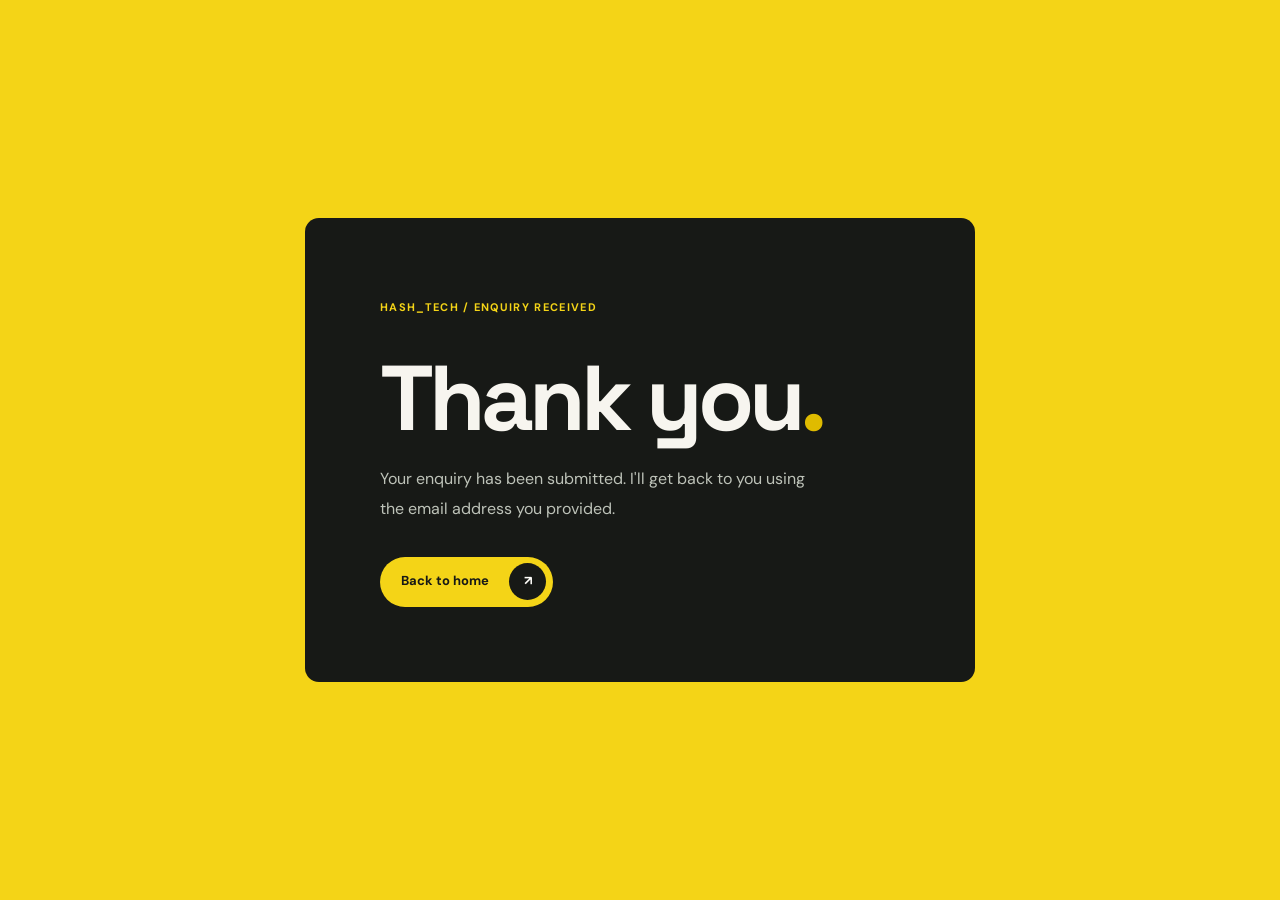
<file: thanks.html>
<!doctype html>
<html lang="en">
<head>
  <meta charset="utf-8">
  <meta name="viewport" content="width=device-width, initial-scale=1">
  <meta name="robots" content="noindex, follow">
  <meta name="theme-color" content="#f4d417">
  <title>Thank you | Hash_Tech</title>
  <meta name="description" content="Thanks for getting in touch with Hash_Tech. Your message has been received.">
  <link rel="icon" href="assets/favicon.ico" sizes="any">
  <link rel="apple-touch-icon" sizes="180x180" href="assets/apple-touch-icon.png">
  <link rel="preconnect" href="https://fonts.googleapis.com">
  <link rel="preconnect" href="https://fonts.gstatic.com" crossorigin>
  <link href="https://fonts.googleapis.com/css2?family=DM+Sans:wght@400;500;600;700&family=Space+Grotesk:wght@400;500;600;700&display=swap" rel="stylesheet">
  <link rel="stylesheet" href="style.css">
  <style>
    .thanks-wrap { min-height: 100dvh; display: grid; place-items: center; padding: 30px; background: #f4d417; color: #171916; }
    .thanks-card { width: min(100%, 670px); background: #171916; padding: clamp(30px,6vw,75px); color: #f7f5ef; border-radius: 14px; }
    .thanks-card > span { font-size: 11px; letter-spacing: .12em; font-weight: 700; color: #f4d417; }
    .thanks-card h1 { font-size: clamp(48px,9vw,92px); margin: 30px 0 16px; }
    .thanks-card p { max-width: 440px; color: #bec3b9; line-height: 1.9; margin-bottom: 32px; }
  </style>
</head>
<body><main class="thanks-wrap"><div class="thanks-card"><span>HASH_TECH / ENQUIRY RECEIVED</span><h1>Thank you<span class="period">.</span></h1><p>Your enquiry has been submitted. I'll get back to you using the email address you provided.</p><a class="button button-primary" href="/">Back to home <span class="button-icon">&#8599;</span></a></div></main></body>
</html>
</file>
<file: style.css>
/* =====================================================================
   HASH_TECH — PORTFOLIO + LEAD GENERATION
   Plain CSS, mobile-first. Design tokens at top make rebranding easy.
   ===================================================================== */
:root {
  color-scheme: light;
  --bg: #f7f5ef;
  --paper: #fffefa;
  --ink: #181917;
  --muted: #62655e;
  --muted-light: #84877e;
  --line: #d8d8d0;
  --surface: #f0efe8;
  --surface-strong: #e7e6dd;
  --accent: #f4d417;
  --accent-soft: #faea78;
  --black: #171916;
  --white: #fffefa;
  --card-line: rgba(23, 25, 22, .12);
  --shadow: 0 24px 70px rgba(12, 14, 9, .07);
  --font-main: "DM Sans", system-ui, sans-serif;
  --font-display: "Space Grotesk", "DM Sans", sans-serif;
  --page-width: 1260px;
  --radius: 15px;
}
:root[data-theme="dark"] {
  color-scheme: dark;
  --bg: #131512;
  --paper: #1b1e1a;
  --ink: #f7f6ef;
  --muted: #b4b9b0;
  --muted-light: #939990;
  --line: #353a33;
  --surface: #232720;
  --surface-strong: #30352c;
  --card-line: rgba(246, 246, 238, .13);
  --shadow: 0 24px 70px rgba(0, 0, 0, .26);
}
*, *::before, *::after { box-sizing: border-box; }
html { scroll-behavior: smooth; scroll-padding-top: 96px; }
body { margin: 0; color: var(--ink); background: var(--bg); font: 400 16px/1.6 var(--font-main); overflow-x: hidden; -webkit-font-smoothing: antialiased; }
::selection { color: var(--black); background: var(--accent); }
a { color: inherit; text-decoration: none; }
button, input, textarea, select { font: inherit; }
button { cursor: pointer; }
a, button, input, textarea, select, summary { -webkit-tap-highlight-color: transparent; }
:focus-visible { outline: 3px solid #a78600; outline-offset: 4px; }
:root[data-theme="dark"] :focus-visible { outline-color: var(--accent); }
img, svg { display: block; max-width: 100%; }
svg { flex-shrink: 0; }
h1, h2, h3, p, blockquote { margin-top: 0; }
h1, h2, h3 { font-family: var(--font-display); line-height: 1.08; letter-spacing: -.055em; }
.container { width: min(var(--page-width), calc(100% - 40px)); margin-inline: auto; }
.skip-link { position: fixed; z-index: 400; top: -90px; left: 12px; background: var(--accent); color: var(--black); font-weight: 700; padding: 13px 18px; border-radius: 8px; }
.skip-link:focus { top: 12px; }
.scroll-progress { z-index: 200; position: fixed; inset: 0 auto auto 0; width: 0; height: 3px; background: var(--accent); pointer-events: none; }

/* Flash is visual only: pointer events, focus and screen readers pass through. */
.intro-flash { pointer-events: none; position: fixed; inset: 0; z-index: 300; display: grid; place-items: center; background: var(--accent); color: var(--black); font: 700 clamp(18px, 5vw, 47px)/1 var(--font-display); letter-spacing: -.06em; animation: intro-disappear 1.25s cubic-bezier(.76,0,.24,1) both; }
.intro-flash > span { animation: intro-scale .8s ease both; }
.intro-dot { color: var(--white); }
@keyframes intro-disappear { 0%, 53% { clip-path: inset(0 0 0 0); opacity: 1; } 99% { clip-path: inset(0 0 100% 0); opacity: 1; } 100% { clip-path: inset(0 0 100% 0); visibility: hidden; opacity: 0; } }
@keyframes intro-scale { from { opacity: 0; transform: translateY(14px) scale(.96); } to { opacity: 1; transform: none; } }

/* Header */
.site-header { position: sticky; top: 0; z-index: 120; background: color-mix(in srgb, var(--bg) 94%, transparent); backdrop-filter: blur(18px); border-bottom: 1px solid var(--card-line); }
.nav-shell { height: 74px; display: flex; align-items: center; justify-content: space-between; gap: 15px; }
.brand { display: flex; gap: 10px; align-items: center; min-width: 0; }
.brand-symbol { width: 42px; height: 42px; object-fit: contain; }
.brand-wordmark { font: 700 20px/1 var(--font-display); letter-spacing: -.07em; white-space: nowrap; }
.brand-wordmark > span, .footer-brand > span:first-child { color: #c5a700; }
.brand-wordmark small { display: block; margin-top: 5px; font: 600 8px/1 var(--font-main); letter-spacing: .14em; text-transform: uppercase; color: var(--muted); }
.main-nav { display: none; align-items: center; gap: clamp(15px, 2.3vw, 31px); }
.main-nav a { position: relative; font-size: 13px; font-weight: 700; transition: color .2s; }
.main-nav a::after { content: ""; position: absolute; bottom: -7px; left: 0; width: 100%; height: 2px; background: var(--accent); transform: scaleX(0); transform-origin: left; transition: transform .2s; }
.main-nav a:hover::after, .main-nav a.active::after { transform: scaleX(1); }
.nav-actions { display: flex; align-items: center; gap: 8px; }
.icon-button { color: var(--ink); border: 1px solid var(--line); background: transparent; width: 39px; height: 39px; display: grid; place-items: center; border-radius: 50%; transition: background .2s, border-color .2s, transform .2s; }
.icon-button:hover { background: var(--accent); color: var(--black); border-color: var(--accent); transform: rotate(-8deg); }
.icon-button svg { width: 17px; height: 17px; }
.theme-toggle .sun-icon, :root[data-theme="dark"] .theme-toggle .moon-icon { display: none; }
:root[data-theme="dark"] .theme-toggle .sun-icon { display: block; }
.nav-cta { display: none; align-items: center; gap: 13px; padding: 12px 16px; background: var(--ink); color: var(--bg); border-radius: 100px; font-size: 12px; font-weight: 700; transition: transform .25s, background .25s; }
.nav-cta:hover { background: var(--accent); color: var(--black); transform: translateY(-2px); }
.nav-cta svg { width: 16px; height: 16px; }
.site-header.menu-open .main-nav { display: flex; position: absolute; z-index: 140; top: 74px; left: 0; width: 100%; flex-direction: column; align-items: stretch; gap: 0; padding: 12px 20px 18px; background: var(--bg); border-bottom: 1px solid var(--line); box-shadow: var(--shadow); }
.site-header.menu-open .main-nav a { padding: 13px; font-size: 17px; border-bottom: 1px solid var(--line); }
.site-header.menu-open .main-nav a:last-child { border: 0; }

/* Buttons and shared editorial tokens */
.button { width: max-content; max-width: 100%; min-height: 50px; border: none; border-radius: 100px; display: inline-flex; align-items: center; justify-content: center; gap: 20px; padding: 6px 7px 6px 21px; font-size: 13px; font-weight: 700; transition: transform .25s, box-shadow .25s, background .25s; }
.button:hover { transform: translateY(-3px); box-shadow: 0 12px 26px rgba(0,0,0,.12); }
.button-primary { background: var(--accent); color: var(--black); }
.button-icon { display: grid; place-items: center; width: 37px; height: 37px; flex-shrink: 0; border-radius: 50%; background: var(--black); color: var(--white); }
.button-icon svg, .button-text svg { width: 18px; height: 18px; }
.button-text { padding: 6px 5px; gap: 12px; border-bottom: 1px solid var(--ink); border-radius: 0; min-height: auto; background: transparent; }
.button-text:hover { box-shadow: none; }
.button-black { background: var(--black); color: var(--white); }
.button-black .button-icon { color: var(--black); background: var(--accent); }
.section { padding-block: 82px; }
.section-topline { display: flex; justify-content: space-between; gap: 20px; border-top: 1px solid var(--line); padding-top: 15px; margin-bottom: 51px; font-size: 10px; font-weight: 700; letter-spacing: .1em; color: var(--muted); }
.section-topline > :last-child { display: none; }
.section-index { color: var(--ink); font-weight: 700; letter-spacing: .11em; font-size: 10px; }
.section-kicker { font: 700 11px/1.4 var(--font-main); color: var(--muted); text-transform: uppercase; letter-spacing: .15em; margin: 0 0 16px; }
.section-heading { font-size: clamp(37px, 7.5vw, 84px); font-weight: 700; line-height: 1.04; margin: 0 0 21px; }
.section-description { color: var(--muted); max-width: 450px; font-size: 15px; line-height: 1.8; }
.outline-word { color: transparent; -webkit-text-stroke: 1.25px var(--ink); }
.highlight-sketch { white-space: nowrap; background: linear-gradient(transparent 66%, var(--accent) 66% 91%, transparent 91%); }
.section-heading-row { display: flex; align-items: start; flex-direction: column; justify-content: space-between; gap: 15px; margin-bottom: 30px; }
.section-heading-row .section-description { max-width: 335px; }

/* Hero */
.hero { isolation: isolate; position: relative; background: var(--bg); overflow: hidden; }
.hero-noise { position: absolute; inset: 0; z-index: -1; opacity: .16; pointer-events: none; background-image: radial-gradient(var(--line) .6px, transparent .6px); background-size: 13px 13px; mask-image: linear-gradient(to right,transparent 20%,black 100%); }
.hero-grid { display: grid; grid-template-columns: minmax(0,1fr); gap: 25px; align-items: center; padding-top: 66px; }
.hero-copy { position: relative; z-index: 2; }
.eyebrow { font-size: 10px; letter-spacing: .12em; font-weight: 700; }
.hero-eyebrow { display: flex; gap: 10px; align-items: center; }
.eyebrow-line { width: 24px; height: 1px; background: var(--ink); }
.live-dot { width: 6px; height: 6px; border-radius: 50%; background: #79a526; box-shadow: 0 0 0 5px rgba(121,165,38,.12); }
.hero h1 { max-width: 795px; font-size: clamp(49px, 12.2vw, 112px); line-height: .98; margin: 26px 0 21px; letter-spacing: -.083em; }
.hero h1 em { font-style: normal; color: var(--black); position: relative; z-index: 0; white-space: nowrap; }
.hero h1 em::before { content: ""; position: absolute; inset: 8% -5% 0 -5%; border-radius: 45% 55% 48% 52%; background: var(--accent); transform: rotate(-6deg); z-index: -1; }
.period { color: #dfbb00; }
.hero-description { max-width: 540px; font-size: clamp(15px, 1.5vw, 18px); line-height: 1.8; color: var(--muted); }
.hero-buttons { display: flex; flex-wrap: wrap; align-items: center; gap: 18px 27px; margin-top: 27px; }
.hero-promise { display: flex; gap: 13px 18px; flex-wrap: wrap; padding-top: 33px; margin-top: 33px; border-top: 1px solid var(--line); }
.hero-promise span { display: inline-flex; align-items: center; gap: 7px; font-size: 11px; font-weight: 700; }
.hero-promise svg { width: 15px; height: 15px; color: #b59d0b; }
.hero-art { min-height: 402px; width: 100%; position: relative; display: grid; place-items: center; overflow: hidden; }
.hero-art-bg { position: absolute; top: 8%; left: 9%; width: 82%; aspect-ratio: 1; border-radius: 50%; background: var(--accent); box-shadow: 0 0 0 30px color-mix(in srgb, var(--accent) 18%, transparent); }
.orbit { position: absolute; border-radius: 50%; border: 1px dashed color-mix(in srgb, var(--ink) 29%, transparent); aspect-ratio: 1; width: 96%; }
.orbit-two { width: 70%; border-style: solid; opacity: .3; }
.art-core { position: relative; z-index: 2; background: var(--black); border: 1px solid #484942; color: var(--white); padding: 28px 26px 22px; width: min(76%, 325px); min-height: 300px; display: flex; flex-direction: column; justify-content: space-between; border-radius: 4px; transform: rotate(-7deg); box-shadow: 17px 17px 0 #ccaf16, 0 24px 60px rgba(0,0,0,.17); transition: transform .4s; }
.hero-art:hover .art-core { transform: rotate(-3deg) translateY(-6px); }
.art-core-index { color: #aaa99b; font-size: 8px; font-weight: 700; letter-spacing: .15em; }
.art-core-text { font: 700 clamp(29px, 7.9vw, 50px)/.98 var(--font-display); letter-spacing: -.08em; }
.art-core-text span { color: var(--accent); }
.art-core-foot { display: flex; justify-content: space-between; align-items: center; font-size: 10px; font-weight: 700; letter-spacing: .13em; }
.art-core-foot svg { width: 18px; }
.art-mini, .art-sticker { position: absolute; display: flex; align-items: center; gap: 7px; font: 700 9px/1.3 var(--font-main); letter-spacing: .1em; }
.art-mini { z-index: 3; background: var(--paper); color: var(--ink); padding: 12px 14px; border: 1px solid var(--line); box-shadow: var(--shadow); }
.art-mini svg { width: 14px; }
.art-mini-top { top: 2%; left: 3%; transform: rotate(-5deg); }
.art-mini-bottom { bottom: 7%; left: 0; transform: rotate(4deg); }
.art-mini-dot { width: 7px; height: 7px; border-radius: 100%; background: #78a327; }
.art-sticker-left { z-index: 4; left: -1%; bottom: 26%; color: var(--black); background: var(--white); border: 1px solid var(--black); padding: 10px; transform: rotate(-13deg); }
.art-sticker-left svg { width: 14px; }
.art-sticker-right { right: 0; top: 17%; z-index: 4; color: var(--white); background: var(--black); padding: 10px 13px; transform: rotate(11deg); }
.art-sticker-right svg { width: 22px; color: var(--accent); }
.hero-art-cross { position: absolute; font-size: 36px; line-height: 1; font-weight: 300; }
.cross-one { top: 12%; right: 13%; }
.cross-two { bottom: 9%; right: 5%; }
.hero-bottom { display: flex; justify-content: space-between; align-items: center; padding-top: 25px; padding-bottom: 23px; margin-top: 16px; font-size: 9px; letter-spacing: .14em; font-weight: 700; color: var(--muted); }
.hero-bottom > :last-child { display: none; }
.scroll-down-icon { display: grid; place-items: center; width: 27px; height: 36px; border: 1px solid var(--line); border-radius: 100px; }
.scroll-down-icon svg { width: 13px; }

/* Text ticker */
.ticker { overflow: hidden; white-space: nowrap; background: var(--black); color: var(--white); padding: 17px 0; }
.ticker-track { display: flex; align-items: center; width: max-content; animation: ticker-move 34s linear infinite; gap: 32px; }
.ticker span { font: 700 clamp(14px, 2.2vw, 23px)/1 var(--font-display); letter-spacing: -.02em; }
.ticker .ticker-asterisk { color: var(--accent); font-size: 27px; }
@keyframes ticker-move { to { transform: translateX(-50%); } }

/* Audience */
.audience-layout { display: grid; gap: 34px; }
.audience-heading .section-heading { max-width: 650px; }
.audience-list { border-top: 1px solid var(--line); }
.audience-row { padding: 24px 4px; display: grid; grid-template-columns: 48px 1fr 19px; gap: 14px; align-items: start; border-bottom: 1px solid var(--line); transition: padding .25s, background .25s; }
.audience-row:hover { padding-left: 13px; background: var(--surface); }
.audience-symbol { width: 45px; height: 45px; border: 1px solid var(--line); display: grid; place-items: center; border-radius: 50%; }
.audience-symbol svg { width: 20px; }
.audience-row h3 { font-size: 19px; margin: 3px 0 7px; letter-spacing: -.035em; }
.audience-row p { max-width: 420px; color: var(--muted); font-size: 13px; margin-bottom: 0; line-height: 1.7; }
.audience-arrow { width: 18px; opacity: .45; }

/* Services */
.services-section { background: var(--surface); }
.services-grid { display: grid; gap: 14px; }
.service-card { min-height: 378px; display: flex; flex-direction: column; align-items: flex-start; position: relative; background: var(--paper); padding: 28px 26px 25px; border: 1px solid var(--card-line); border-radius: var(--radius); transition: transform .3s, box-shadow .3s; }
.service-card:hover { transform: translateY(-8px); box-shadow: var(--shadow); }
.service-featured { background: var(--accent); color: var(--black); border-color: var(--accent); }
.service-card-head { display: flex; justify-content: space-between; align-items: center; width: 100%; }
.service-card-head > svg { width: 18px; }
.service-number { font-size: 10px; letter-spacing: .1em; font-weight: 700; }
.service-icon { margin: 41px 0 23px; width: 54px; height: 54px; display: grid; place-items: center; border: 1px solid currentColor; border-radius: 15px; transform: rotate(-8deg); }
.service-icon svg { width: 26px; height: 26px; }
.service-card h3 { font-size: clamp(24px, 2.4vw, 30px); margin: 0 0 13px; }
.service-card p { font-size: 13px; line-height: 1.8; color: var(--muted); margin-bottom: 20px; }
.service-featured p { color: #383711; }
.tag-row { display: flex; flex-wrap: wrap; gap: 6px; }
.tag-row span { font-size: 10px; font-weight: 700; padding: 7px 10px; border: 1px solid var(--card-line); border-radius: 100px; line-height: 1.1; white-space: nowrap; }
.service-featured .tag-row span { border-color: rgba(23, 25, 22, .24); }
.service-link { margin-top: auto; padding-top: 30px; display: inline-flex; align-items: center; gap: 12px; font-size: 12px; font-weight: 700; }
.service-link svg { width: 16px; height: 16px; transition: transform .2s; }
.service-link:hover svg { transform: translateX(5px); }

/* Process */
.process-layout { display: grid; gap: 38px; }
.process-intro { align-self: start; }
.process-intro .section-description { max-width: 320px; }
.process-total { display: flex; align-items: end; gap: 20px; margin-top: 31px; }
.process-total strong { font: 700 82px/.9 var(--font-display); letter-spacing: -.1em; }
.process-total strong span { display: block; margin: 7px 0 0 5px; font-size: 15px; letter-spacing: -.01em; }
.process-total > span { font-size: 10px; font-weight: 700; line-height: 1.5; letter-spacing: .1em; color: var(--muted); }
.timeline { border-top: 1px solid var(--line); }
.timeline-step { display: grid; grid-template-columns: 1fr auto; gap: 7px 15px; padding: 24px 0; border-bottom: 1px solid var(--line); }
.timeline-day { color: #9b8200; font-size: 11px; font-weight: 700; letter-spacing: .04em; grid-column: 1/-1; }
.timeline-content h3 { font-size: 25px; margin: 0 0 8px; }
.timeline-content p { max-width: 380px; font-size: 13px; line-height: 1.7; color: var(--muted); margin: 0; }
.timeline-index { align-self: start; font: 600 15px/1 var(--font-display); color: var(--muted-light); }
.aftercare { display: flex; gap: 16px; background: var(--ink); color: var(--bg); padding: 23px 22px; margin-top: 24px; border-radius: 12px; }
.aftercare > svg { width: 26px; height: 26px; color: var(--accent); }
.aftercare strong { font-size: 13px; }
.aftercare p { opacity: .77; font-size: 12px; margin: 5px 0 0; line-height: 1.75; }

/* Work project grid */
.work-section { background: var(--surface); }
.projects-grid { display: grid; gap: 27px; }
.project-card { min-width: 0; }
.project-visual { height: clamp(245px, 43vw, 385px); position: relative; overflow: hidden; border-radius: 12px; isolation: isolate; display: grid; place-items: center; }
.project-visual::before { content: ""; position: absolute; inset: -70%; z-index: -1; background: repeating-linear-gradient(0deg, transparent,transparent 25px,rgba(255,255,255,.08) 26px,transparent 27px); transform: rotate(-23deg); }
.project-visual-career { background: #c6d7fb; }
.project-visual-saas { background: #b4a4e5; }
.project-visual-volley { background: #f4cf75; }
.project-visual-campus { background: #c1e2cd; }
.visual-label { position: absolute; bottom: 13px; left: 15px; font-size: 8px; font-weight: 700; letter-spacing: .12em; z-index: 3; color: rgba(23,25,22,.55); }
.fake-browser { width: 82%; height: 77%; overflow: hidden; background: #f8f7f2; box-shadow: 0 24px 65px rgba(27,24,52,.24); border-radius: 10px; transform: rotate(-7deg) translateY(24px); transition: transform .45s; }
.project-card:hover .fake-browser { transform: rotate(-3deg) translateY(10px); }
.fake-browser-bar { display: flex; gap: 4px; height: 22px; align-items: center; padding: 0 9px; background: #e5e9f1; }
.fake-browser-bar > span { width: 5px; height: 5px; background: #b3bfd1; border-radius: 50%; }
.fake-url { font-size: 7px; color: #667286; margin-left: auto; padding-right: 10px; }
.career-art { display: flex; height: calc(100% - 22px); padding: 15px; gap: 8px; }
.career-left { flex: 1; padding: 15px 0; }
.ui-kicker { display: block; font: 700 6px/1 var(--font-main); letter-spacing: .08em; color: #7e76b1; margin-bottom: 11px; }
.ui-line { height: 13px; border-radius: 3px; margin-bottom: 6px; background: #3e347f; }
.ui-line.long { width: 92%; }
.ui-line.medium { width: 68%; }
.ui-pill { width: 70px; height: 20px; background: #8664e7; border-radius: 30px; margin-top: 18px; }
.career-stack { display: flex; gap: 5px; margin-top: 23px; }
.career-stack span { width: 37px; height: 30px; border-radius: 4px; background: #ebebfa; border: 1px solid #c6c2e3; }
.career-right { position: relative; flex: .74; background: #e7e3fe; border-radius: 5px; overflow: hidden; }
.career-circle { position: absolute; width: 110%; aspect-ratio: 1; border-radius: 50%; bottom: -22%; left: -7%; background: #aba0e6; }
.career-person { position: absolute; bottom: -24%; left: 25%; width: 53%; height: 83%; background: #6454b1; border-radius: 46% 46% 8% 8%; }
.career-person::before { content: ""; position: absolute; width: 62%; aspect-ratio: .78; top: -25%; left: 18%; border-radius: 48%; background: #d9b49a; }
.career-chip { position: absolute; width: 38%; height: 19px; border-radius: 40px; background: var(--white); top: 16px; right: 7px; }
.dark-browser { background: #24213b; }
.dark-browser .fake-browser-bar { background: #302b44; }
.dark-browser .fake-browser-bar span { background: #75718a; }
.dark-browser .fake-url { color: #9995b0; }
.saas-art { display: flex; height: calc(100% - 22px); }
.saas-sidebar { width: 18%; background: #1b1a2e; padding: 16px 8px; }
.saas-sidebar b { display: block; width: 26px; height: 8px; background: #b08cf8; border-radius: 3px; margin-bottom: 24px; }
.saas-sidebar i { display: block; width: 80%; height: 7px; border-radius: 3px; background: #4d4668; margin: 0 0 14px; }
.saas-main { width: 82%; padding: 15px; }
.saas-top { display: flex; justify-content: space-between; align-items: center; margin-bottom: 15px; }
.saas-top span { display: block; width: 46%; height: 10px; background: #e0dcef; border-radius: 3px; }
.saas-top b { width: 17px; height: 17px; background: #edb668; border-radius: 50%; }
.saas-cards { display: grid; height: 80%; grid-template-columns: repeat(3,1fr); gap: 7px; }
.saas-col { border: 1px solid #423955; border-radius: 4px; padding: 6px; }
.saas-col span { display: block; width: 70%; height: 6px; background: #a09bbb; border-radius: 2px; margin-bottom: 11px; }
.saas-col i { display: block; width: 100%; height: 34px; background: #3e3859; border-radius: 3px; margin-bottom: 6px; border-left: 3px solid #e0b36b; }
.saas-col:nth-child(2) i { border-color: #a48de6; }
.saas-col:nth-child(3) i { border-color: #8db9b2; }
.volley-court { position: relative; width: 84%; height: 74%; background: #2f665a; border: 8px solid #eaf7da; box-shadow: 15px 20px 0 rgba(18,47,42,.18); transform: rotate(-9deg); transition: transform .4s; }
.project-card:hover .volley-court { transform: rotate(-4deg); }
.court-outline { position: absolute; inset: 10%; border: 3px solid #f7efd0; }
.court-net { position: absolute; left: 50%; top: 10%; bottom: 10%; border-left: 3px solid #f7efd0; }
.court-circle { position: absolute; width: 26%; aspect-ratio: 1; border-radius: 50%; border: 3px solid #f7efd0; left: 37%; top: 30%; }
.volley-ball { position: absolute; left: 15%; top: 20%; width: 72px; aspect-ratio: 1; border-radius: 50%; background: repeating-conic-gradient(from 18deg, #f8eece 0deg 40deg, #eab954 40deg 77deg, #f8eece 77deg 120deg); box-shadow: 11px 14px 16px rgba(0,0,0,.2); }
.court-ticket { position: absolute; background: var(--accent); color: var(--black); font: 700 clamp(15px, 3vw, 28px)/1 var(--font-display); padding: 13px; right: -8%; bottom: -12%; transform: rotate(7deg); display: flex; gap: 10px; align-items: end; }
.court-ticket svg { width: 20px; }
.campus-art { position: relative; width: 75%; max-width: 340px; padding: 25px; background: #143f3c; color: #f1f5e8; box-shadow: 18px 18px 0 #6baf8d; transform: rotate(6deg); transition: transform .4s; border-radius: 5px; }
.project-card:hover .campus-art { transform: rotate(2deg); }
.campus-heading { font: 700 28px/1 var(--font-display); letter-spacing: -.07em; margin-bottom: 25px; }
.campus-heading > span { color: #9ce1a5; }
.campus-heading small { display: block; font: 600 8px var(--font-main); letter-spacing: .2em; margin-top: 6px; }
.campus-grid { display: grid; grid-template-columns: repeat(5,1fr); gap: 5px; }
.campus-grid span { font-size: 7px; text-align: center; color: #d0e3d6; }
.campus-grid i { height: 23px; border-radius: 3px; background: #2e7364; }
.campus-grid i:nth-of-type(3n) { background: #d5ce78; }
.campus-grid i:nth-of-type(5n) { background: #77c6a1; }
.campus-float { position: absolute; right: -19px; bottom: -15px; background: var(--white); color: var(--black); border: 1px solid var(--black); padding: 11px 10px; display: flex; align-items: center; gap: 5px; font: 700 8px/1.1 var(--font-main); }
.campus-float svg { width: 14px; }
.project-info { padding: 21px 3px 0; }
.project-meta { display: flex; justify-content: space-between; align-items: center; gap: 12px; margin-bottom: 11px; font-size: 10px; font-weight: 700; letter-spacing: .04em; color: var(--muted); }
.status-live { display: inline-flex; align-items: center; gap: 6px; color: #36804c; white-space: nowrap; }
.status-live span { width: 5px; height: 5px; border-radius: 50%; background: #36804c; }
.status-development { color: var(--muted); font-size: 9px; white-space: nowrap; }
.project-info h3 { font-size: clamp(24px, 2.7vw, 30px); margin: 0 0 9px; }
.project-info > p { font-size: 13px; line-height: 1.7; margin-bottom: 15px; color: var(--muted); max-width: 470px; }
.project-bottom { display: flex; gap: 8px; justify-content: space-between; align-items: end; }
.project-open, .project-unavailable { width: 43px; height: 43px; flex-shrink: 0; border: 1px solid var(--ink); border-radius: 50%; display: grid; place-items: center; transition: background .2s, transform .2s; }
.project-open:hover { background: var(--accent); color: var(--black); transform: rotate(45deg); }
.project-open svg, .project-unavailable svg { width: 19px; }
.project-unavailable { color: var(--muted); border-color: var(--line); }
.work-note { display: flex; align-items: center; gap: 9px; margin-top: 33px; font-size: 12px; color: var(--muted); }
.work-note svg { width: 16px; }

/* About */
.about-layout { display: grid; gap: 42px; align-items: center; }
.about-poster { position: relative; display: flex; flex-direction: column; justify-content: space-between; min-height: 420px; padding: 24px; background: var(--accent); color: var(--black); overflow: hidden; border-radius: 4px; }
.about-poster::after { content: ""; position: absolute; inset: 0; background-image: radial-gradient(#241f0d 1px, transparent 1px); background-size: 12px 12px; opacity: .08; }
.about-poster-top, .about-poster-bottom { position: relative; z-index: 2; display: flex; justify-content: space-between; align-items: center; gap: 14px; font: 700 9px/1.4 var(--font-main); letter-spacing: .13em; }
.about-poster-top svg { width: 22px; }
.about-poster-center { position: relative; z-index: 2; font: 700 clamp(61px, 14vw, 100px)/.9 var(--font-display); letter-spacing: -.09em; }
.about-poster-center i { font-style: normal; -webkit-text-stroke: 2px var(--black); color: transparent; }
.poster-ring { position: absolute; width: 80%; aspect-ratio: 1; right: -30%; top: 12%; border-radius: 50%; border: 40px solid rgba(255,255,255,.3); box-shadow: 0 0 0 30px rgba(255,255,255,.1); }
.about-copy .section-heading { font-size: clamp(45px, 6.6vw, 80px); }
.about-copy > p:not(.section-kicker) { font-size: 14px; line-height: 1.9; color: var(--muted); margin-bottom: 17px; }
.about-copy > p strong { color: var(--ink); }
.about-quote { border-left: 3px solid var(--accent); padding-left: 20px; font: 700 23px/1.3 var(--font-display); margin: 24px 0; letter-spacing: -.03em; }
.about-quote span { display: block; margin-top: 9px; font: 700 9px/1.5 var(--font-main); letter-spacing: .1em; color: var(--muted); }
.about-socials, .footer-socials { display: flex; gap: 8px; align-items: center; }
.social-icon { width: 43px; height: 43px; border-radius: 50%; display: grid; place-items: center; border: 1px solid var(--line); transition: background .2s, transform .2s, border-color .2s; }
.social-icon:hover { transform: translateY(-3px); border-color: var(--accent); background: var(--accent); color: var(--black); }
.social-icon svg { width: 18px; height: 18px; }

/* Honest proof placeholders */
.proof-section { background: var(--surface); }
.proof-grid { display: grid; gap: 16px; }
.proof-placeholder { min-height: 275px; padding: 27px; display: flex; flex-direction: column; align-items: flex-start; background: var(--paper); border: 1px dashed var(--muted-light); border-radius: 13px; }
.placeholder-kicker { display: inline-flex; align-items: center; gap: 8px; font-size: 10px; font-weight: 700; letter-spacing: .07em; color: var(--muted); }
.placeholder-kicker svg { width: 16px; }
.proof-placeholder h3 { margin: 43px 0 12px; font-size: 26px; }
.proof-placeholder p { font-size: 13px; line-height: 1.8; color: var(--muted); max-width: 370px; }
.placeholder-foot { display: inline-flex; gap: 11px; align-items: center; margin-top: auto; font-size: 9px; font-weight: 700; letter-spacing: .1em; }
.placeholder-foot svg { width: 15px; }

/* FAQ */
.faq-layout { display: grid; gap: 30px; }
.faq-intro .section-heading { margin-top: 20px; }
.faq-intro .section-description { max-width: 300px; }
.text-link { display: inline-flex; align-items: center; gap: 10px; border-bottom: 1px solid var(--ink); padding: 0 0 8px; font-size: 13px; font-weight: 700; }
.text-link svg { width: 16px; }
.faq-items { border-top: 1px solid var(--line); }
.faq-items details { border-bottom: 1px solid var(--line); }
.faq-items summary { cursor: pointer; list-style: none; display: flex; align-items: center; justify-content: space-between; gap: 20px; padding: 22px 1px; font-weight: 700; font-size: 14px; }
.faq-items summary::-webkit-details-marker { display: none; }
.faq-items summary svg { width: 18px; height: 18px; transition: transform .2s; flex-shrink: 0; }
.faq-items details[open] summary svg { transform: rotate(45deg); }
.faq-items details p { max-width: 570px; margin: -2px 25px 25px 1px; font-size: 13px; line-height: 1.85; color: var(--muted); }

/* Contact section */
.contact-section { background: #f0d71e; color: var(--black); padding-bottom: 85px; }
.contact-section .section-topline { border-color: rgba(0,0,0,.24); color: #4d4716; }
.contact-section .section-index { color: var(--black); }
.contact-heading { margin-bottom: 41px; }
.contact-heading .section-kicker { color: #5c5017; }
.contact-title { font-size: clamp(62px, 12vw, 148px); letter-spacing: -.095em; line-height: 1; margin-bottom: 15px; }
.contact-title em { color: transparent; font-style: normal; -webkit-text-stroke: 2px var(--black); }
.contact-title .period { color: var(--white); -webkit-text-stroke: 0; }
.contact-heading > p:last-child { max-width: 520px; font-size: 15px; line-height: 1.8; }
.contact-grid { display: grid; gap: 18px; align-items: stretch; }
.contact-direct { min-height: 410px; display: flex; flex-direction: column; align-items: flex-start; background: #161917; color: #f9f7ee; padding: 29px; border-radius: 13px; }
.contact-direct-top { display: flex; justify-content: space-between; gap: 20px; align-items: center; width: 100%; font-size: 10px; letter-spacing: .1em; font-weight: 700; color: #bdc1b6; }
.contact-direct-top svg { color: var(--accent); width: 26px; height: 26px; }
.contact-direct h3 { font-size: clamp(36px, 5vw, 54px); margin: 67px 0 13px; }
.contact-direct > p { max-width: 350px; color: #b9c0b5; font-size: 13px; line-height: 1.7; }
.contact-direct .button { margin-top: 17px; background: var(--accent); color: var(--black); }
.contact-direct .button-icon { background: var(--black); color: var(--white); }
.contact-direct-foot { width: 100%; display: flex; justify-content: space-between; gap: 15px; align-items: center; font-size: 9px; color: #aeb8a7; letter-spacing: .08em; margin-top: auto; padding-top: 40px; }
.contact-direct-foot svg { width: 17px; }
.contact-form-card { background: #fffefa; color: #161917; border-radius: 13px; padding: 29px; }
.form-head { display: flex; justify-content: space-between; gap: 10px; margin-bottom: 26px; font-size: 10px; font-weight: 700; letter-spacing: .12em; }
.form-field { margin-bottom: 18px; }
.form-field label { display: block; font-size: 12px; font-weight: 700; margin-bottom: 7px; }
.form-field label span { color: #ae6500; }
.form-field input, .form-field textarea, .form-field select { width: 100%; min-height: 46px; padding: 11px 12px; border-radius: 6px; background: #faf9f3; border: 1px solid #d8d8cf; color: #1d201c; font-size: 13px; outline-offset: 3px; transition: border-color .2s; }
.form-field textarea { min-height: 90px; resize: vertical; }
.form-field input:focus, .form-field textarea:focus, .form-field select:focus { border-color: #a39000; outline: 2px solid rgba(163,144,0,.2); }
.form-field input::placeholder, .form-field textarea::placeholder { color: #83887f; opacity: 1; }
.form-field select:invalid { color: #83887f; }
.form-field select option { color: #161917; }
.form-submit { display: flex; justify-content: space-between; width: 100%; padding: 13px 17px; background: #171916; color: #fffefa; border-radius: 8px; min-height: 51px; }
.form-submit svg { width: 18px; }
.form-submit:disabled { opacity: .62; cursor: progress; }
.form-status { min-height: 0; font-size: 12px; line-height: 1.6; margin: 10px 0 0; }
.form-status:empty { display: none; }
.form-status[data-state="success"] { color: #21683d; }
.form-status[data-state="error"] { color: #a42e24; }
.form-privacy { display: flex; align-items: flex-start; gap: 7px; font-size: 11px; color: #676b63; margin: 16px 0 0; }
.form-privacy svg { width: 14px; height: 14px; }
.bot-field { position: absolute; left: -9999px; height: 0; overflow: hidden; }

/* Footer */
.site-footer { background: #151714; color: #f9f7ef; padding: 64px 0 26px; }
.footer-main { display: flex; flex-direction: column; justify-content: space-between; gap: 35px; padding-bottom: 57px; }
.footer-identity { display: flex; align-items: center; gap: 14px; flex-wrap: wrap; }
.footer-logo { width: 62px; height: 62px; object-fit: contain; flex: 0 0 auto; }
.footer-brand { font: 700 clamp(40px, 10vw, 78px)/1 var(--font-display); letter-spacing: -.085em; }
.footer-brand > span:first-child { color: var(--accent); }
.footer-mark { font: 500 12px var(--font-main); vertical-align: top; position: relative; top: 11px; margin-left: 6px; }
.footer-main p { font-size: 13px; line-height: 1.8; color: #aaaFA6; margin-top: 16px; }
.footer-side > span { display: block; font-size: 10px; letter-spacing: .12em; margin-bottom: 15px; color: #bfc0b8; }
.footer-socials .social-icon { color: #f9f7ef; border-color: #41443e; }
.footer-socials .social-icon:hover { color: var(--black); }
.footer-bottom { border-top: 1px solid #393c36; padding-top: 24px; display: flex; flex-wrap: wrap; justify-content: space-between; gap: 14px 35px; color: #adb1a7; font-size: 9px; font-weight: 700; letter-spacing: .11em; }
.footer-bottom a { display: flex; align-items: center; gap: 7px; color: #f9f7ef; }
.footer-bottom a svg { width: 15px; }

/* Scroll reveal. When JS fails, sections remain visible (JS adds .js-ready). */
.js-ready .reveal { opacity: 0; transform: translateY(25px); transition: opacity .7s ease, transform .7s cubic-bezier(.2,.7,.1,1); }
.js-ready .reveal.in-view { opacity: 1; transform: translateY(0); }

/* Desktop-only custom cursor, only enabled by JS after checking pointer / motion. */
.custom-cursor, .custom-cursor-ring { display: none; pointer-events: none; position: fixed; top: 0; left: 0; z-index: 500; border-radius: 50%; }
@media (hover: hover) and (pointer: fine) and (prefers-reduced-motion: no-preference) {
  .cursor-on, .cursor-on a, .cursor-on button, .cursor-on summary { cursor: none; }
  .cursor-on .custom-cursor { display: block; width: 7px; height: 7px; background: var(--ink); transform: translate(-50%,-50%); }
  .cursor-on .custom-cursor-ring { display: block; width: 35px; height: 35px; border: 1px solid var(--ink); transform: translate(-50%,-50%); transition: width .2s, height .2s, background .2s; }
  .cursor-on.cursor-hover .custom-cursor-ring { width: 51px; height: 51px; background: color-mix(in srgb, var(--accent) 25%, transparent); }
}

/* =====================================================================
   BREAKPOINTS — mobile is default; enhanced layout on larger screens.
   ===================================================================== */
@media (min-width: 540px) {
  .container { width: min(var(--page-width), calc(100% - 60px)); }
  .hero-art { min-height: 500px; max-width: 540px; margin-inline: auto; }
  .hero-art-bg { width: 70%; left: 15%; }
  .art-core { min-height: 357px; width: 315px; padding: 32px; }
  .art-core-text { font-size: 51px; }
  .art-mini-top { top: 9%; left: 8%; }
  .art-mini-bottom { bottom: 11%; left: 5%; }
  .about-poster { min-height: 530px; }
  .hero-bottom > :last-child { display: block; }
  .nav-cta { display: inline-flex; }
}
@media (min-width: 768px) {
  .section { padding-block: 116px; }
  .section-topline > :last-child { display: block; }
  .section-heading-row { flex-direction: row; align-items: end; margin-bottom: 44px; }
  .audience-layout { grid-template-columns: 1fr 1fr; gap: 8%; }
  .services-grid { grid-template-columns: repeat(3, minmax(0, 1fr)); }
  .service-card { min-height: 420px; padding: 28px 22px 25px; }
  .service-card h3 { font-size: clamp(23px, 2.5vw, 33px); }
  .process-layout { grid-template-columns: 1fr 1.05fr; gap: 8%; }
  .process-intro { position: sticky; top: 110px; }
  .projects-grid { grid-template-columns: repeat(2, minmax(0, 1fr)); gap: 50px 22px; }
  .project-visual { height: clamp(255px, 30vw, 395px); }
  .about-layout { grid-template-columns: .93fr 1fr; gap: 6%; }
  .about-poster { min-height: 570px; }
  .about-poster-center { font-size: clamp(58px, 7vw, 105px); }
  .proof-grid { grid-template-columns: repeat(2, minmax(0, 1fr)); }
  .faq-layout { grid-template-columns: .9fr 1.1fr; gap: 9%; }
  .contact-grid { grid-template-columns: 1fr 1fr; }
  .contact-direct, .contact-form-card { padding: 35px; }
  .contact-direct { min-height: 550px; }
  .footer-main { flex-direction: row; }
}
@media (min-width: 1030px) {
  .nav-shell { height: 83px; }
  .main-nav { display: flex; }
  .menu-toggle { display: none; }
  .hero-grid { grid-template-columns: minmax(0,1.14fr) minmax(0,.86fr); gap: 26px; padding-top: 68px; }
  .hero h1 { font-size: clamp(70px, 7.5vw, 112px); }
  .hero-art { min-height: 570px; max-width: none; }
  .hero-art-bg { width: 90%; left: 5%; }
  .art-core { width: 320px; min-height: 375px; }
  .art-core-text { font-size: 52px; }
  .hero-bottom { margin-top: 36px; }
  .service-card { padding: 35px 33px 31px; min-height: 415px; }
  .service-icon { margin-top: 57px; }
  .about-poster { min-height: 630px; }
  .contact-direct, .contact-form-card { padding: 43px; }
  .contact-direct h3 { margin-top: 100px; }
}
@media (max-width: 375px) {
  .container { width: calc(100% - 30px); }
  .brand-wordmark { font-size: 17px; }
  .brand-symbol { width: 37px; height: 37px; }
  .nav-actions { gap: 5px; }
  .nav-cta { display: none; }
  .hero h1 { font-size: 48px; }
  .hero-art { min-height: 350px; }
  .art-core { min-height: 268px; }
  .art-core-text { font-size: 29px; }
  .hero-promise span { font-size: 10px; }
  .project-meta { font-size: 8px; }
  .contact-title { font-size: 56px; }
}
@media (prefers-reduced-motion: reduce) {
  *, *::before, *::after { animation-duration: .01ms !important; animation-iteration-count: 1 !important; transition-duration: .01ms !important; scroll-behavior: auto !important; }
  .intro-flash { display: none; }
  .js-ready .reveal { opacity: 1; transform: none; }
}
</file>
